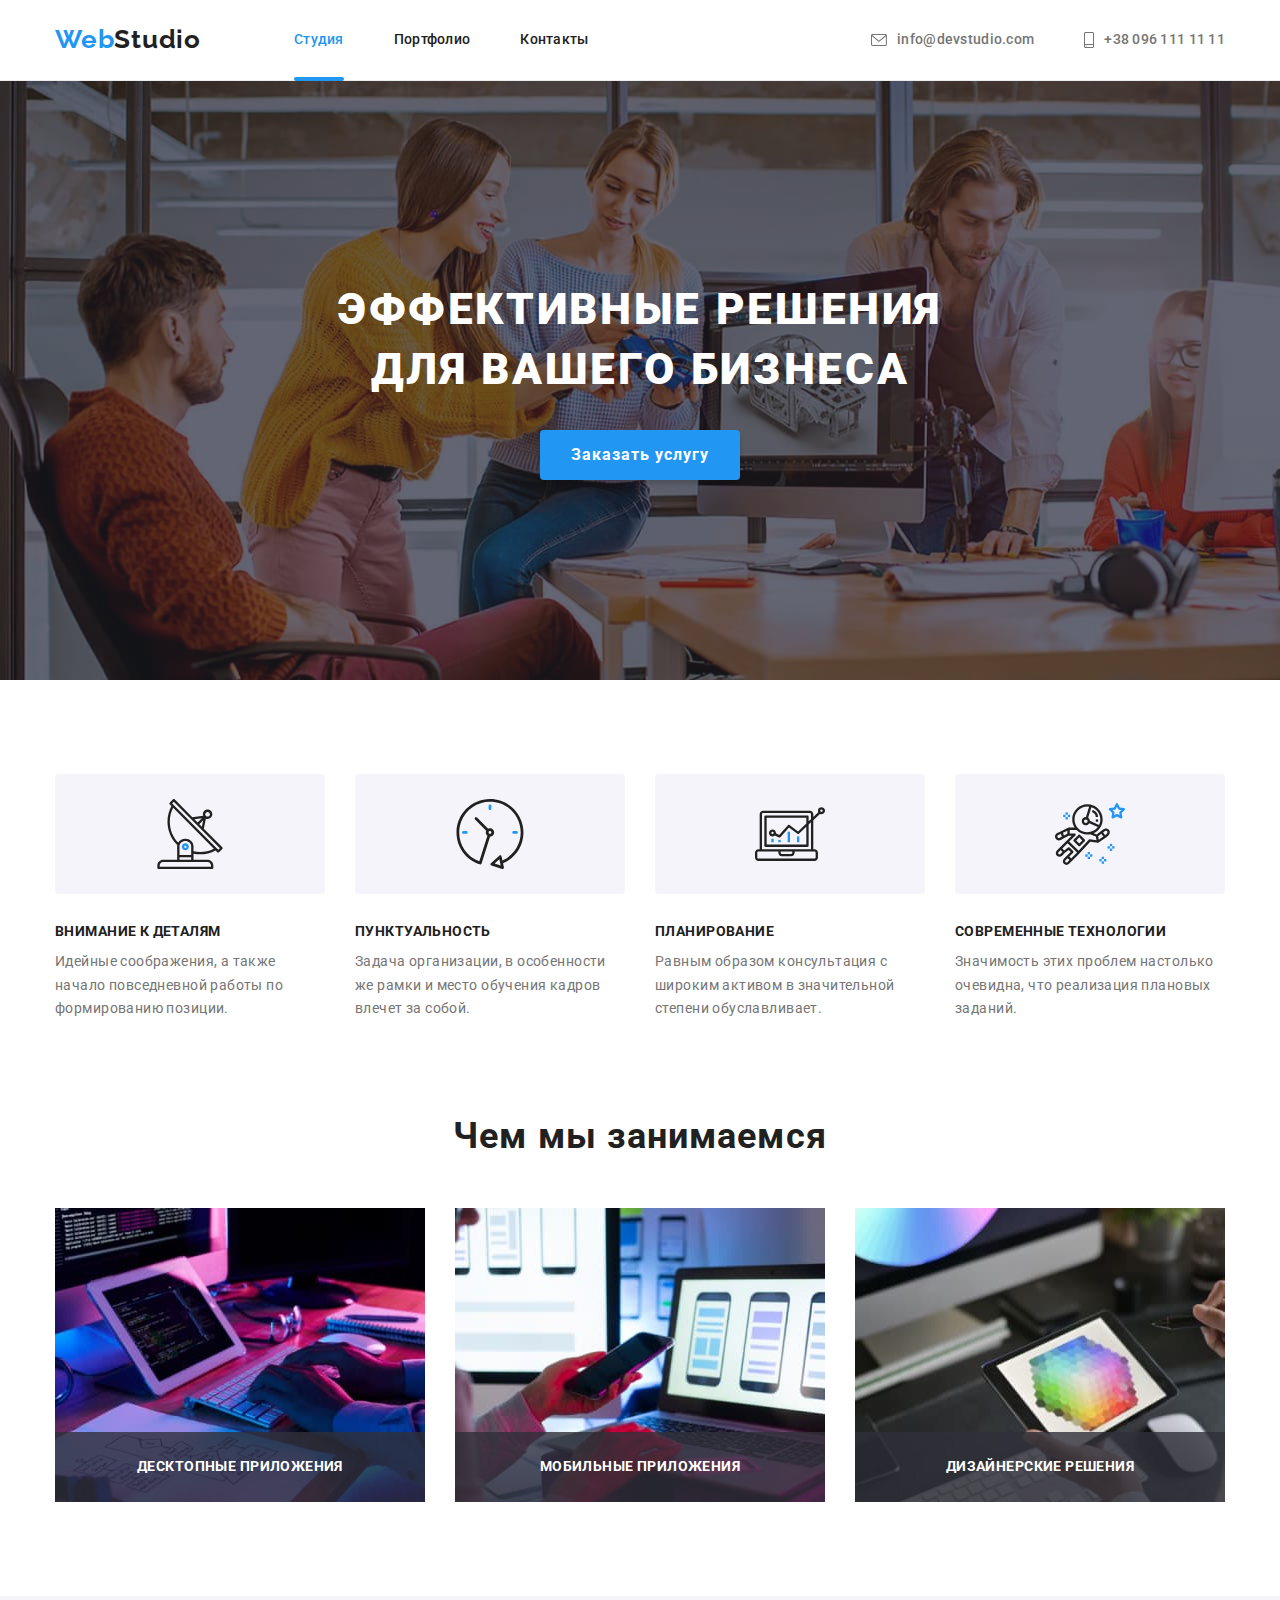
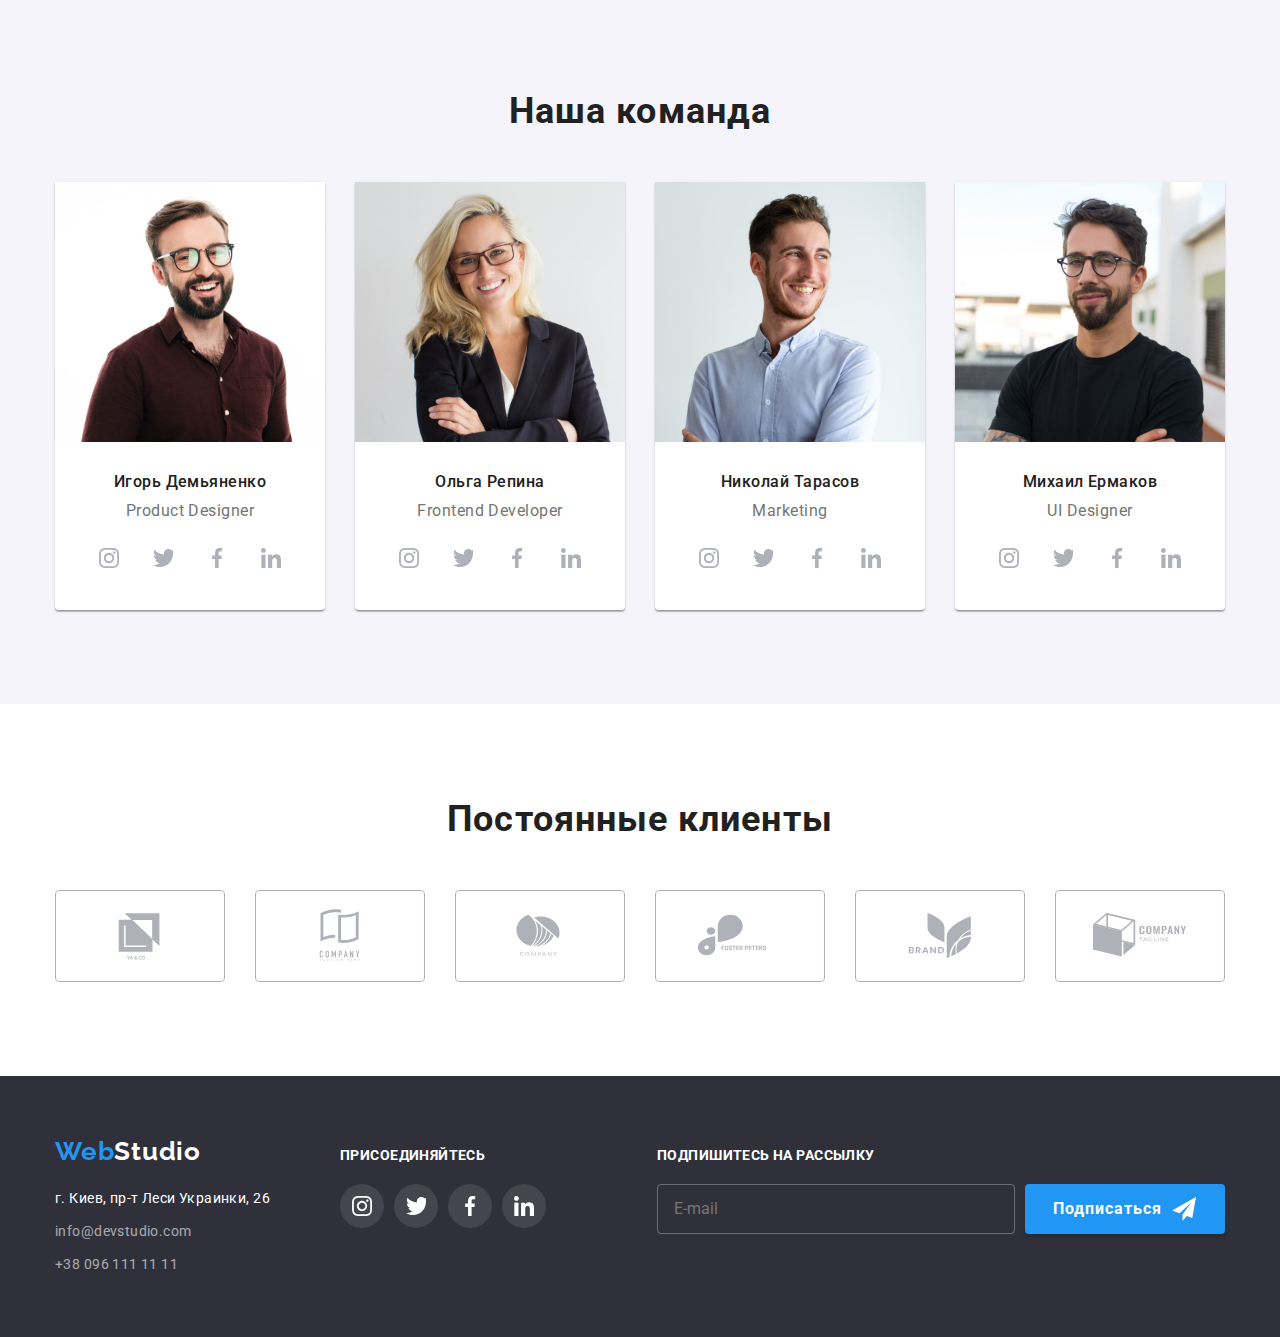
<file: index.html>
<!DOCTYPE html>
<html lang="ru">
<head>
    <meta charset="UTF-8">
    <meta http-equiv="X-UA-Compatible" content="IE=edge">
    <meta name="viewport" content="width=device-width, initial-scale=1.0">
    <title>Студия</title>
    <link href="https://fonts.googleapis.com/css2?family=Oleo+Script&family=Raleway:wght@700&family=Roboto:wght@400;500;700;900&display=swap"
        rel="stylesheet">
    <link rel="stylesheet" href="https://cdnjs.cloudflare.com/ajax/libs/modern-normalize/1.1.0/modern-normalize.min.css">
    <link rel="stylesheet" href="./css/styles.css">
</head>

<body>
    
    <header class="header">
        <div class="container">
            <a href="/" class="header-logo link">
                Web<span class="accent">Studio</span>
            </a>
            <nav class="header-nav">
                <ul class="header-list list">
                    <li class="header-item"><a href="/" class="header-link link current">Студия</a></li>
                    <li class="header-item"><a href="./portfolio.html" class="header-link link">Портфолио</a></li>
                    <li class="header-item"><a href="" class="header-link link">Контакты</a></li>
                </ul>
            </nav>
            <div class="header-connect">
                <ul class="header-list list">
                    <li class="header-item">
                        <a href="mailto:info@devstudio.com" class="header-connect-link link">
                            <svg class="header-icon" width="16" height="12">
                                <use href="./images/symbol-defs.svg#icon-envelope-hover"></use>
                            </svg>info@devstudio.com
                    </a></li>
                    <li class="header-item">
                        <a href="tel:+380961111111" class="header-connect-link link">
                        <svg class="header-icon" width="10" height="16">
                            <use href="./images/symbol-defs.svg#icon-smartphone"></use>
                        </svg>+38 096 111 11 11</a>
                    </li>
                </ul>
            </div>
        </div>
    </header>
      
    <main>
        <section class="hero">
            <h1 class="hero-title">Эффективные решения для вашего бизнеса</h1>
            <button type="button" class="hero-button main-button" data-modal-open>Заказать услугу</button>
        </section>

        <section class="features section">
            <h2 class="visually-hidden">Особенности</h2>
            <div class="container">
                <ul class="features-list list">
                    <li class="features-item">
                        <div class="features-box">
                            <svg class="features-icon">
                                <use href="./images/symbol-defs.svg#icon-antenna-1"></use>
                            </svg>
                        </div>
                        <h3 class="features-title">Внимание к деталям</h3>
                        <p class="features-text">Идейные соображения, а также начало повседневной работы по формированию позиции.</p>
                    </li>
                    <li class="features-item">
                        <div class="features-box">
                            <svg class="features-icon">
                                <use href="./images/symbol-defs.svg#icon-clock-1"></use>
                            </svg>
                        </div>
                        <h3 class="features-title">Пунктуальность</h3>
                        <p class="features-text">Задача организации, в особенности же рамки и место обучения кадров влечет за собой.</p>
                    </li>
                    <li class="features-item">
                        <div class="features-box">
                            <svg class="features-icon">
                                <use href="./images/symbol-defs.svg#icon-diagram-1"></use>
                            </svg>
                        </div>
                        <h3 class="features-title">Планирование</h3>
                        <p class="features-text">Равным образом консультация с широким активом в значительной степени обуславливает.</p>
                    </li>
                    <li class="features-item">
                        <div class="features-box">
                            <svg class="features-icon">
                                <use href="./images/symbol-defs.svg#icon-astronaut-1"></use>
                            </svg>
                        </div>
                        <h3 class="features-title">Современные технологии</h3>
                        <p class="features-text">Значимость этих проблем настолько очевидна, что реализация плановых заданий.</p>
                    </li>
                </ul>
            </div>
        </section>

        <section class="about section">
            <div class="container">
                <h2 class="about-top-title top-title">Чем мы занимаемся</h2>
                <ul class="about-list list">
                    <li class="about-item">
                        <a href="" class="about-link">
                            <img src="./images/about-img-1.jpg" alt="Десктопные приложения" width="370" height="294">
                        </a>
                        <h3 class="about-title">Десктопные приложения</h3>
                    </li>
                    <li class="about-item">
                        <a href="" class="works-link">
                            <img src="./images/about-img-2.jpg" alt="Мобильные приложения" width="370" height="294">
                        </a>
                        <h3 class="about-title">Мобильные приложения</h3>
                    </li>
                    <li class="about-item">
                        <a href="" class="works-link">
                            <img src="./images/about-img-3.jpg" alt="Дизайнерские решения" width="370" height="294">
                        </a>
                        <h3 class="about-title">Дизайнерские решения</h3>
                    </li>
                </ul>
            </div>
        </section>

        <section class="team section">
            <div class="container">
                <h2 class="team-top-title top-title">Наша команда</h2>
                <ul class="team-list list">
                    <li class="team-item">
                        <img src="./images/about-person-1.jpg" alt="Игорь Демьяненко" width="270" height="260" class="team-img">
                        <div class="team-info">
                            <h3 class="team-title">Игорь Демьяненко</h3>
                            <p class="team-text">Product Designer</p>
                            <ul class="team-soc-list list">
                                <li class="team-soc-item"><a href="" class="team-soc-link">
                                    <svg class="team-soc-icon" width="20" height="20">
                                        <use href="./images/symbol-defs.svg#icon-instagram-2"></use>
                                    </svg>
                                </a></li>
                                <li class="team-soc-item"><a href="" class="team-soc-link">
                                    <svg class="team-soc-icon" width="20" height="20">
                                        <use href="./images/symbol-defs.svg#icon-twitter"></use>
                                    </svg>
                                </a></li>
                                <li class="team-soc-item"><a href="" class="team-soc-link">
                                    <svg class="team-soc-icon" width="20" height="20">
                                        <use href="./images/symbol-defs.svg#icon-facebook-1"></use>
                                    </svg>
                                </a></li>
                                <li class="team-soc-item"><a href="" class="team-soc-link">
                                    <svg class="team-soc-icon" width="20" height="20">
                                        <use href="./images/symbol-defs.svg#icon-linkedin-1 "></use>
                                    </svg>
                                </a></li>
                            </ul>
                        </div>
                    </li>
                    <li class="team-item">
                        <img src="./images/about-person-2.jpg" alt="Ольга Репина" width="270" height="260" class="team-img">
                        <div class="team-info">
                            <h3 class="team-title">Ольга Репина</h3>
                            <p class="team-text">Frontend Developer</p>
                            <ul class="team-soc-list list">
                                <li class="team-soc-item"><a href="" class="team-soc-link">
                                        <svg class="team-soc-icon" width="20" height="20">
                                            <use href="./images/symbol-defs.svg#icon-instagram-2"></use>
                                        </svg>
                                    </a></li>
                                <li class="team-soc-item"><a href="" class="team-soc-link">
                                        <svg class="team-soc-icon" width="20" height="20">
                                            <use href="./images/symbol-defs.svg#icon-twitter"></use>
                                        </svg>
                                    </a></li>
                                <li class="team-soc-item"><a href="" class="team-soc-link">
                                        <svg class="team-soc-icon" width="20" height="20">
                                            <use href="./images/symbol-defs.svg#icon-facebook-1"></use>
                                        </svg>
                                    </a></li>
                                <li class="team-soc-item"><a href="" class="team-soc-link">
                                        <svg class="team-soc-icon" width="20" height="20">
                                            <use href="./images/symbol-defs.svg#icon-linkedin-1 "></use>
                                        </svg>
                                    </a></li>
                            </ul>
                        </div>
                    </li>
                    <li class="team-item">
                        <img src="./images/about-person-3.jpg" alt="Николай Тарасов" width="270" height="260" class="team-img">
                        <div class="team-info">
                            <h3 class="team-title">Николай Тарасов</h3>
                            <p class="team-text">Marketing</p>
                            <ul class="team-soc-list list">
                                <li class="team-soc-item"><a href="" class="team-soc-link">
                                        <svg class="team-soc-icon" width="20" height="20">
                                            <use href="./images/symbol-defs.svg#icon-instagram-2"></use>
                                        </svg>
                                    </a></li>
                                <li class="team-soc-item"><a href="" class="team-soc-link">
                                        <svg class="team-soc-icon" width="20" height="20">
                                            <use href="./images/symbol-defs.svg#icon-twitter"></use>
                                        </svg>
                                    </a></li>
                                <li class="team-soc-item"><a href="" class="team-soc-link">
                                        <svg class="team-soc-icon" width="20" height="20">
                                            <use href="./images/symbol-defs.svg#icon-facebook-1"></use>
                                        </svg>
                                    </a></li>
                                <li class="team-soc-item"><a href="" class="team-soc-link">
                                        <svg class="team-soc-icon" width="20" height="20">
                                            <use href="./images/symbol-defs.svg#icon-linkedin-1 "></use>
                                        </svg>
                                    </a></li>
                            </ul>
                        </div>
                    </li>
                    <li class="team-item">
                        <img src="./images/about-person-4.jpg" alt="Михаил Ермаков" width="270" height="260" class="team-img">
                        <div class="team-info">
                            <h3 class="team-title">Михаил Ермаков</h3>
                            <p class="team-text">UI Designer</p>
                            <ul class="team-soc-list list">
                                <li class="team-soc-item"><a href="" class="team-soc-link">
                                        <svg class="team-soc-icon" width="20" height="20">
                                            <use href="./images/symbol-defs.svg#icon-instagram-2"></use>
                                        </svg>
                                    </a></li>
                                <li class="team-soc-item"><a href="" class="team-soc-link">
                                        <svg class="team-soc-icon" width="20" height="20">
                                            <use href="./images/symbol-defs.svg#icon-twitter"></use>
                                        </svg>
                                    </a></li>
                                <li class="team-soc-item"><a href="" class="team-soc-link">
                                        <svg class="team-soc-icon" width="20" height="20">
                                            <use href="./images/symbol-defs.svg#icon-facebook-1"></use>
                                        </svg>
                                    </a></li>
                                <li class="team-soc-item"><a href="" class="team-soc-link">
                                        <svg class="team-soc-icon" width="20" height="20">
                                            <use href="./images/symbol-defs.svg#icon-linkedin-1 "></use>
                                        </svg>
                                    </a></li>
                            </ul>
                        </div>
                    </li>
                </ul>
            </div>
        </section>

        <section class="clients section">
            <div class="container">
                <h2 class="clients-top-title top-title">Постоянные клиенты</h2>
                <ul class="clients-list list">
                    <li class="clients-item"><a href="" class="clients-link">
                        <svg class="clients-icon">
                            <use href="./images/symbol-defs.svg#icon-Logo"></use>
                        </svg>
                    </a></li>
                    <li class="clients-item"><a href="" class="clients-link">
                        <svg class="clients-icon">
                            <use href="./images/symbol-defs.svg#icon-Logo-1"></use>
                        </svg>
                    </a></li>
                    <li class="clients-item"><a href="" class="clients-link">
                        <svg class="clients-icon">
                            <use href="./images/symbol-defs.svg#icon-Logo-2"></use>
                        </svg>
                    </a></li>
                    <li class="clients-item"><a href="" class="clients-link">
                        <svg class="clients-icon">
                            <use href="./images/symbol-defs.svg#icon-Logo-3"></use>
                        </svg>
                    </a></li>
                    <li class="clients-item"><a href="" class="clients-link">
                        <svg class="clients-icon">
                            <use href="./images/symbol-defs.svg#icon-Logo-4"></use>
                        </svg>
                    </a></li>
                    <li class="clients-item"><a href="" class="clients-link">
                        <svg class="clients-icon">
                            <use href="./images/symbol-defs.svg#icon-Logo-5"></use>
                        </svg>
                    </a></li>
                </ul>
            </div>
        </section>

    </main>

    <footer class="footer">
        <div class="container">
            <div class="footer-connect">
                <a href="/" class="footer-logo link">
                    Web<span class="accent">Studio</span>
                </a>
                <address class="footer-address">
                    <ul class="footer-list list">
                        <li class="footer-item"><a href="" class="footer-state-link link">г. Киев, пр-т Леси Украинки, 26</a></li>
                        <li class="footer-item"><a href="" class="footer-mail-link link">info@devstudio.com</a></li>
                        <li class="footer-item"><a href="tel:+380961111111" class="footer-tel-link link">+38 096 111 11 11</a></li>
                    </ul>
                </address>
            </div>
            
            <div class="footer-soc">
                <p class="footer-text">присоединяйтесь</p>
                <ul class="footer-soc-list list">
                    <li class="footer-soc-item"><a href="" class="footer-soc-link">
                        <svg class="footer-soc-icon" width="20" height="20">
                            <use href="./images/symbol-defs.svg#icon-instagram-2"></use>
                        </svg>
                    </a></li>
                    <li class="footer-soc-item"><a href="" class="footer-soc-link">
                        <svg class="footer-soc-icon" width="20" height="20">
                            <use href="./images/symbol-defs.svg#icon-twitter"></use>
                        </svg>
                    </a></li>
                    <li class="footer-soc-item"><a href="" class="footer-soc-link">
                        <svg class="footer-soc-icon" width="20" height="20">
                            <use href="./images/symbol-defs.svg#icon-facebook-1"></use>
                        </svg>
                    </a></li>
                    <li class="footer-soc-item"><a href="" class="footer-soc-link">
                        <svg class="footer-soc-icon" width="20" height="20">
                            <use href="./images/symbol-defs.svg#icon-linkedin-1 "></use>
                        </svg>
                    </a></li>
                </ul>
            </div>

            <form class="footer-form">
                <div class="footer-form-field">
                    <label for="user-email" class="footer-label footer-text">Подпишитесь на рассылку</label>
                    <input 
                        type="email" 
                        id="user-email" 
                        name="email" 
                        class="footer-input" 
                        placeholder="E-mail" 
                        required>
                </div>
                <button type="submit" class="footer-button main-button">Подписаться
                    <svg class="footer-send-icon" width="24" height="24">
                        <use href="./images/symbol-defs.svg#icon-send"></use>
                    </svg>
                </button>
            </form>
        </div>
    </footer>

    <div class="backdrop is-hidden" data-modal>
        <div class="modal">
            <button type="button" class="modal-close-button" data-modal-close>
                <svg class="modal-close-icon" width="11" height="11">
                    <use href="./images/symbol-defs.svg#icon-close"></use>
                </svg>
            </button>

            <p class="modal-title">Оставьте свои данные, мы вам перезвоним</p>
            <form class="modal-form">
                <div class="modal-field">
                    <label for="name" class="modal-label">Имя</label>
                    <div class="modal-input-wrap">
                        <input 
                            type="text" 
                            class="modal-input" 
                            name="name" 
                            id="name"
                            required>
                        <svg class="input-icon" width="18" height="18">
                            <use href="./images/symbol-defs.svg#icon-person"></use>
                        </svg>
                    </div>
                </div>
                <div class="modal-field">
                    <label for="tel" class="modal-label">Телефон</label>
                    <div class="modal-input-wrap">
                        <input 
                            type="tel" 
                            class="modal-input" 
                            name="tel" 
                            id="tel"
                            required>
                        <svg class="input-icon" width="18" height="18">
                            <use href="./images/symbol-defs.svg#icon-phone"></use>
                        </svg>
                    </div>
                </div>
                <div class="modal-field">
                    <label for="email" class="modal-label">Почта</label>
                    <div class="modal-input-wrap">
                        <input 
                            type="email" 
                            class="modal-input" 
                            name="email" 
                            id="email" 
                            required>
                        <svg class="input-icon" width="18" height="18">
                            <use href="./images/symbol-defs.svg#icon-email"></use>
                        </svg>
                    </div>
                </div>
                <label for="user-text" class="modal-label">Комментарий</label>
                    <textarea 
                        name="user-text" 
                        id="user-text" 
                        class="user-text" 
                        placeholder="Введите текст"></textarea>
                
                <div class="modal-field">
                    <input 
                        type="checkbox" 
                        class="input-check visually-hidden" 
                        name="policy" 
                        id="check-text" 
                        value="policy"
                        required
                        >
                    <label for="check-text" class="label-check">Соглашаюсь с рассылкой и принимаю&nbsp;
                        <a href="" class="check-accent link">Условия договора</a></label>
                </div>


                <button type="submit" class="modal-button main-button">Отправить</button>
            </form>
        </div>
    </div>
    <script src="./js/modal.js"></script>
</body>
</html>
</file>
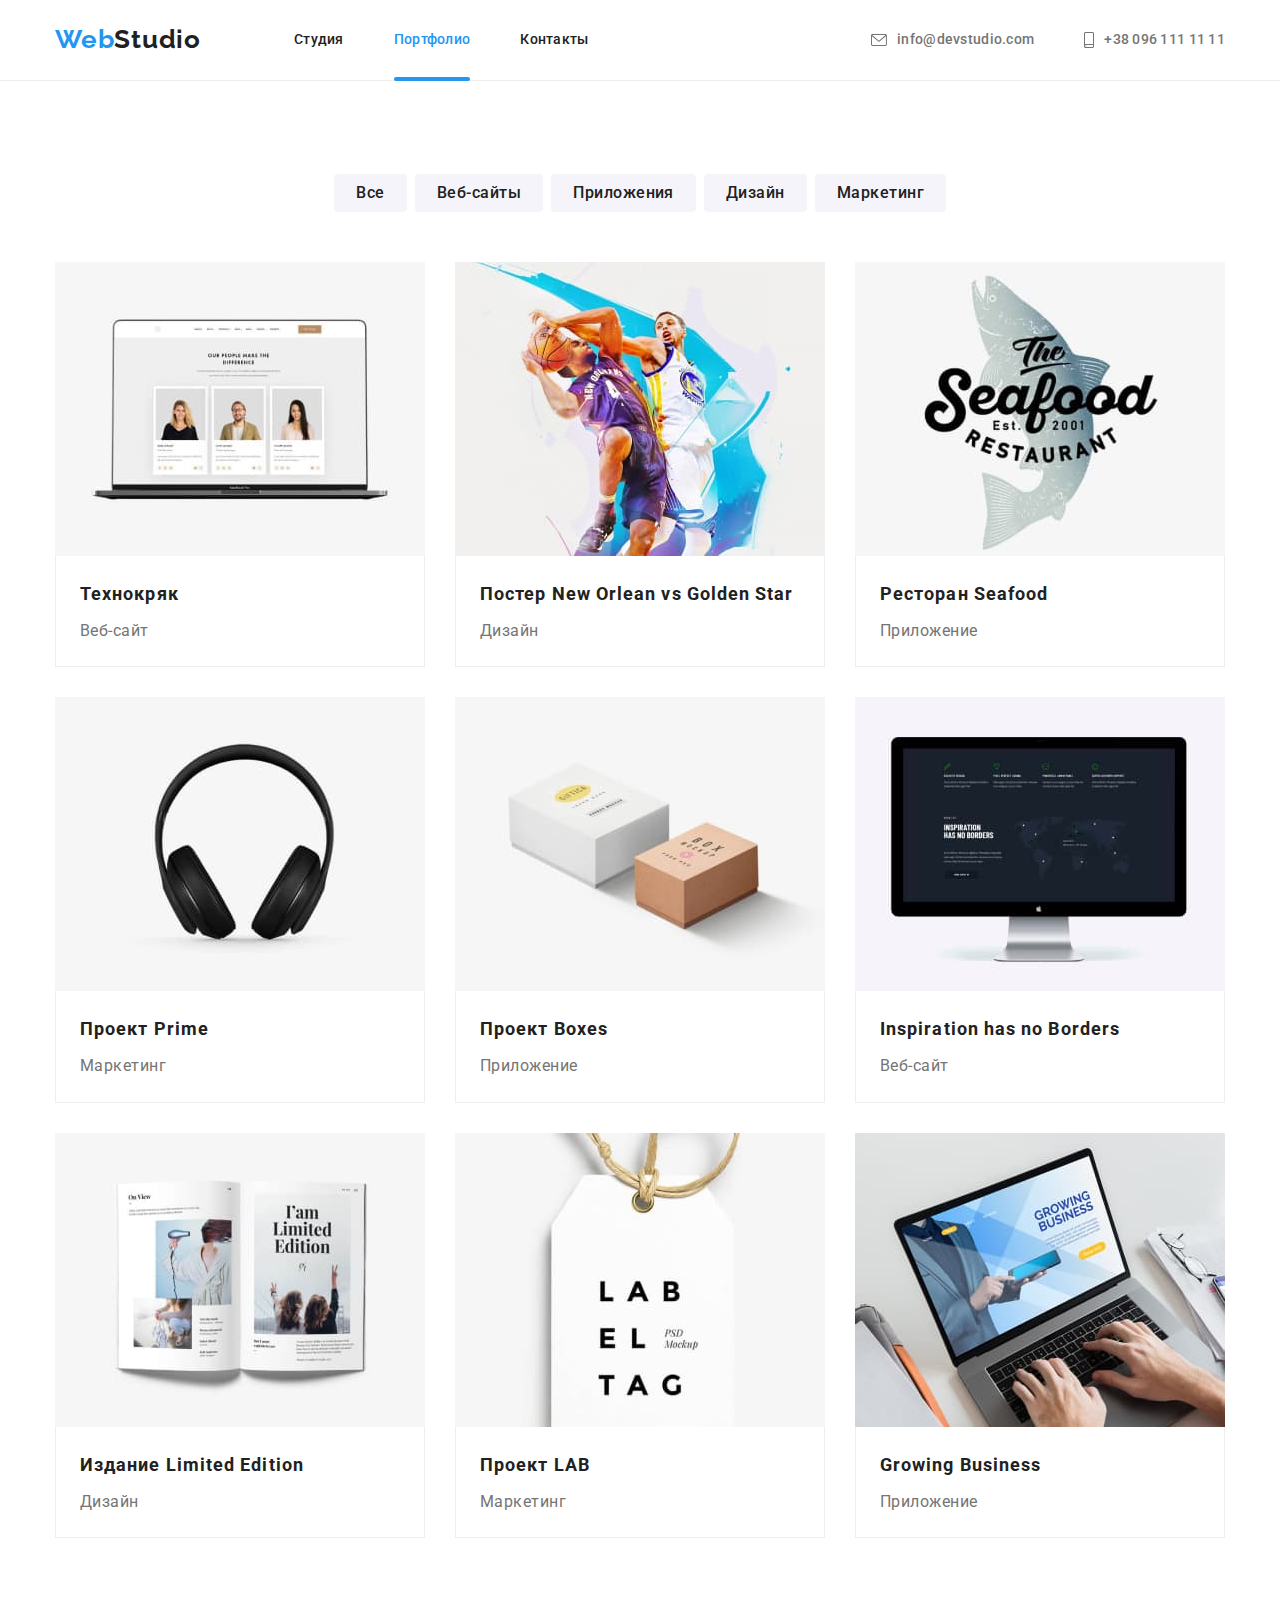
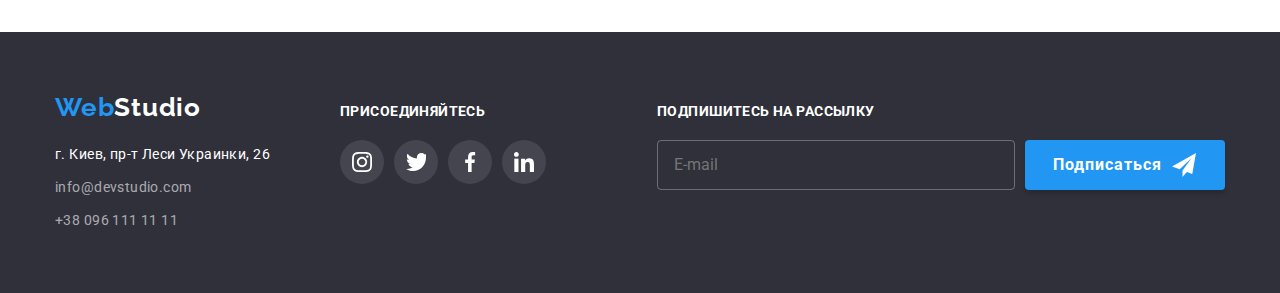
<file: portfolio.html>
<!DOCTYPE html>
<html lang="ru">

<head>
    <meta charset="UTF-8">
    <meta http-equiv="X-UA-Compatible" content="IE=edge">
    <meta name="viewport" content="width=device-width, initial-scale=1.0">
    <title>Портфолио</title>
    <link href="https://fonts.googleapis.com/css2?family=Raleway:wght@700&family=Roboto:wght@400;500;700;900&display=swap"
        rel="stylesheet">
    <link rel="stylesheet" href="https://cdnjs.cloudflare.com/ajax/libs/modern-normalize/1.1.0/modern-normalize.min.css">
    <link rel="stylesheet" href="./css/styles.css">
</head>

<body>

    <header class="header">
        <div class="container">
            <a href="/" class="header-logo link">
                Web<span class="accent">Studio</span>
            </a>
            <nav class="header-nav">
                <ul class="header-list list">
                    <li class="header-item"><a href="./index.html" class="header-link link">Студия</a></li>
                    <li class="header-item"><a href="" class="header-link link current">Портфолио</a></li>
                    <li class="header-item"><a href="" class="header-link link">Контакты</a></li>
                </ul>
            </nav>
            <div class="header-connect">
                <ul class="header-list list">
                    <li class="header-item">
                        <a href="mailto:info@devstudio.com" class="header-connect-link link">
                            <svg class="header-icon" width="16" height="12">
                                <use href="./images/symbol-defs.svg#icon-envelope-hover"></use>
                            </svg>info@devstudio.com
                        </a>
                    </li>
                    <li class="header-item">
                        <a href="tel:+380961111111" class="header-connect-link link">
                            <svg class="header-icon" width="10" height="16">
                                <use href="./images/symbol-defs.svg#icon-smartphone"></use>
                            </svg>+38 096 111 11 11</a>
                    </li>
                </ul>
            </div>
        </div>
    </header>
    
    <main>
        
        <section class="works section">
            <h1 class="visually-hidden">Портфолио</h1>
            <div class="container">
                <ul class="works-filter-list list">
                    <li class="works-filter-item"><button type="button" class="works-button current">Все</button></li>
                    <li class="works-filter-item"><button type="button" class="works-button">Веб-сайты</button></li>
                    <li class="works-filter-item"><button type="button" class="works-button">Приложения</button></li>
                    <li class="works-filter-item"><button type="button" class="works-button">Дизайн</button></li>
                    <li class="works-filter-item"><button type="button" class="works-button">Маркетинг</button></li>
                </ul>
               
                <ul class="works-list list">
                    <li class="works-item">
                        <a href="" class="link">
                            <div class="works-cover">
                                <img src="./images/work-1.jpg" alt="Технокряк" width="370" height="294">
                                <p class="works-cover-text">Ресурс предлагает комплексные предложения с разным уровнем функционала и сервисов. Все это позволит посетителю
                                    получить
                                    исчерпывающие сведения о компании или частном лице.
                                </p>
                            </div>
                            <div class="works-info">
                                <h2 class="works-title">Технокряк</h2>
                                <p class="works-text">Веб-сайт</p>
                            </div>
                        </a>
                    </li>
                    <li class="works-item">
                        <a href="" class="link">
                            <div class="works-cover">
                                <img src="./images/work-2.jpg" alt="Постер New Orlean vs Golden Star" width="370" height="294">
                                <p class="works-cover-text">Ресурс предлагает комплексные предложения с разным уровнем функционала и сервисов. Все это
                                    позволит посетителю
                                    получить
                                    исчерпывающие сведения о компании или частном лице.
                                </p>
                            </div>
                            <div class="works-info">
                                <h2 class="works-title">Постер <span lang="en">New Orlean vs Golden Star</span></h2>
                                <p class="works-text">Дизайн</p>
                            </div>
                        </a>
                    </li>
                    <li class="works-item">
                        <a href="" class="link">
                            <div class="works-cover">
                                <img src="./images/work-3.jpg" alt="Ресторан Seafood" width="370" height="294">
                                <p class="works-cover-text">Ресурс предлагает комплексные предложения с разным уровнем функционала и сервисов. Все это
                                    позволит посетителю
                                    получить
                                    исчерпывающие сведения о компании или частном лице.
                                </p>
                            </div>
                            <div class="works-info">
                                <h2 class="works-title">Ресторан <span lang="en">Seafood</span></h2>
                                <p class="works-text">Приложение</p>
                            </div>
                        </a>
                    </li>
                    <li class="works-item">
                        <a href="" class="link">
                            <div class="works-cover">
                                <img src="./images/work-4.jpg" alt="Проект Prime" width="370" height="294">
                                <p class="works-cover-text">Ресурс предлагает комплексные предложения с разным уровнем функционала и сервисов. Все это
                                    позволит посетителю
                                    получить
                                    исчерпывающие сведения о компании или частном лице.
                                </p>
                            </div>
                            <div class="works-info">
                                <h2 class="works-title">Проект <span lang="en">Prime</span></h2>
                                <p class="works-text">Маркетинг</p>
                            </div>
                        </a>
                    </li>
                    <li class="works-item">
                        <a href="" class="link">
                            <div class="works-cover">
                                <img src="./images/work-5.jpg" alt="Проект Boxes" width="370" height="294">
                                <p class="works-cover-text">Ресурс предлагает комплексные предложения с разным уровнем функционала и сервисов. Все это
                                    позволит посетителю
                                    получить
                                    исчерпывающие сведения о компании или частном лице.
                                </p>
                            </div>
                            <div class="works-info">
                                <h2 class="works-title">Проект <span lang="en">Boxes</span></h2>
                                <p class="works-text">Приложение</p>
                            </div>
                        </a>
                    </li>
                    <li class="works-item">
                        <a href="" class="link">
                            <div class="works-cover">
                                <img src="./images/work-6.jpg" alt="Inspiration has no Borders" width="370" height="294">
                                <p class="works-cover-text">Ресурс предлагает комплексные предложения с разным уровнем функционала и сервисов. Все это
                                    позволит посетителю
                                    получить
                                    исчерпывающие сведения о компании или частном лице.
                                </p>
                            </div>
                            <div class="works-info">
                                <h2 class="works-title"><span lang="en">Inspiration has no Borders</span></h2>
                                <p class="works-text">Веб-сайт</p>
                            </div>
                        </a>
                    </li>
                    <li class="works-item">
                        <a href="" class="link">
                            <div class="works-cover">
                                <img src="./images/work-7.jpg" alt="Издание Limited Edition" width="370" height="294">
                                <p class="works-cover-text">Ресурс предлагает комплексные предложения с разным уровнем функционала и сервисов. Все это
                                    позволит посетителю
                                    получить
                                    исчерпывающие сведения о компании или частном лице.
                                </p>
                            </div>
                            <div class="works-info">
                                <h2 class="works-title">Издание <span lang="en">Limited Edition</span></h2>
                                <p class="works-text">Дизайн</p>
                            </div>
                        </a>
                    </li>
                    <li class="works-item">
                        <a href="" class="link">
                           <div class="works-cover">
                                <img src="./images/work-8.jpg" alt="Проект LAB" width="370" height="294">
                                <p class="works-cover-text">Ресурс предлагает комплексные предложения с разным уровнем функционала и сервисов. Все это
                                    позволит посетителю
                                    получить
                                    исчерпывающие сведения о компании или частном лице.
                                </p>
                           </div>
                            <div class="works-info">
                                <h2 class="works-title">Проект <span lang="en">LAB</span></h2>
                                <p class="works-text">Маркетинг</p>
                            </div>
                        </a>
                    </li>
                    <li class="works-item">
                        <a href="" class="link">
                            <div class="works-cover">
                                <img src="./images/work-9.jpg" alt="Growing Business" width="370" height="294">
                                <p class="works-cover-text">Ресурс предлагает комплексные предложения с разным уровнем функционала и сервисов. Все это
                                    позволит посетителю
                                    получить
                                    исчерпывающие сведения о компании или частном лице.
                                </p>
                            </div>
                            <div class="works-info">
                                <h2 class="works-title"><span lang="en">Growing Business</span></h2>
                                <p class="works-text">Приложение</p>
                            </div>
                        </a>
                    </li>
                </ul>
            </div>

        </section>
    
    </main>

    <footer class="footer">
        <div class="container">
            <div class="footer-connect">
                <a href="/" class="footer-logo link">
                    Web<span class="accent">Studio</span>
                </a>
                <address class="footer-address">
                    <ul class="footer-list list">
                        <li class="footer-item"><a href="" class="footer-state-link link">г. Киев, пр-т Леси Украинки,
                                26</a></li>
                        <li class="footer-item"><a href="" class="footer-mail-link link">info@devstudio.com</a></li>
                        <li class="footer-item"><a href="tel:+380961111111" class="footer-tel-link link">+38 096 111 11
                                11</a></li>
                    </ul>
                </address>
            </div>
    
            <div class="footer-soc">
                <p class="footer-text">присоединяйтесь</p>
                <ul class="footer-soc-list list">
                    <li class="footer-soc-item"><a href="" class="footer-soc-link">
                            <svg class="footer-soc-icon" width="20" height="20">
                                <use href="./images/symbol-defs.svg#icon-instagram-2"></use>
                            </svg>
                        </a></li>
                    <li class="footer-soc-item"><a href="" class="footer-soc-link">
                            <svg class="footer-soc-icon" width="20" height="20">
                                <use href="./images/symbol-defs.svg#icon-twitter"></use>
                            </svg>
                        </a></li>
                    <li class="footer-soc-item"><a href="" class="footer-soc-link">
                            <svg class="footer-soc-icon" width="20" height="20">
                                <use href="./images/symbol-defs.svg#icon-facebook-1"></use>
                            </svg>
                        </a></li>
                    <li class="footer-soc-item"><a href="" class="footer-soc-link">
                            <svg class="footer-soc-icon" width="20" height="20">
                                <use href="./images/symbol-defs.svg#icon-linkedin-1 "></use>
                            </svg>
                        </a></li>
                </ul>
            </div>
    
            <form class="footer-form">
                <div class="footer-form-field">
                    <label for="user-email" class="footer-label footer-text">Подпишитесь на рассылку</label>
                    <input type="email" id="user-email" name="email" class="footer-input" placeholder="E-mail" required>
                </div>
                <button type="submit" class="footer-button main-button">Подписаться
                    <svg class="footer-send-icon" width="24" height="24">
                        <use href="./images/symbol-defs.svg#icon-send"></use>
                    </svg>
                </button>
            </form>
        </div>
    </footer>

</body>

</html>
</file>
<file: css/styles.css>
html {
    box-sizing: border-box;
}

*,
*::before,
*::after {
    box-sizing: inherit;
}

:root {
 --header-main-color: #212121;
 --header-secondary-color: #757575;
 
 --main-text-color: #757575;
 --title-text-color: #212121;
 --accent-color: #2196F3;
 --main-background-color: #ffffff;
 --secondary-background-color: #F5F4FA;
 --second-button-color: #212121;
 --main-button-color: #ffffff;

 --icon-main-color: #AFB1B8;

 --footer-background-color: #2F303A;
 --main-footer-color: #ffffff;
 --secondary-footer-color: rgba(255, 255, 255, 0.6);

 --modal-title-color: #212121;
 
 --timing-function: cubic-bezier(0.4, 0, 0.2, 1);
}

body {
    color: var(--main-text-color);
    background-color: var(--main-background-color);
    font-family: Roboto, sans-serif;
}

p, h1, h2, h3, h4, h5, h6 {
    margin: 0;
}
ul {
    padding-left: 0;
    margin: 0;
}

img {
    display: block;
    max-width: 100%;
    height: auto;
}

.link {
    text-decoration: none;
    transition: color 250ms var(--timing-function);
}

.header .link:hover,
.header .link:focus {
    color: var(--accent-color)
}

.list {
    list-style: none;
}

.container {
    width: 1200px;
    padding-left: 15px;
    padding-right: 15px;
    margin: 0 auto;
}
.section {
    padding-top: 94px;
    padding-bottom: 94px;
}
.visually-hidden {
    position: absolute;
    white-space: nowrap;
    width: 1px;
    height: 1px;
    overflow: hidden;
    border: 0;
    padding: 0;
    clip: rect(0 0 0 0);
    clip-path: inset(50%);
    margin: -1px;
}

.top-title {
    margin-bottom: 50px;

    color: var(--title-text-color);
    font-size: 36px;
    line-height: 1.17;
    text-align: center;
    letter-spacing: 0.03em;
}

/* --------HEADER-------- */

.header {
    position: fixed;
    width: 100%;
    top: 0;
    left: 0;

    border-bottom: 1px solid #ECECEC;
    background-color: #ffffff;
    z-index: 100;
}
.header .container {
    display: flex;
    align-items: center;
}

.header-logo {
    margin-right: 93px;

    color: var(--accent-color);
    font-family: Raleway, sans-serif;
    font-weight: 700;
    font-size: 26px;
    line-height: 1.2;
    letter-spacing: 0.03em;
}
.header-logo .accent {
    color: var(--header-main-color);
}
.header-item:not(:last-child) {
    margin-right: 50px;
}

.header-link {
    position: relative;
    display: block;
    box-sizing: border-box;
    padding-top: 32px;
    padding-bottom: 32px;

    color: var(--header-main-color);
    font-weight: 500;
    font-size: 14px;
    line-height: 1.14;
    letter-spacing: 0.02em;
}
/* .header-link:hover .header-icon,
.header-link:focus .header-icon {
    color: var(--accent-color)
} */
.header-link:hover,
.header-link:focus {
    color: var(--accent-color)
}
.header-link.current::after {
    display: block;
}
.header-link::after {
    position: absolute;
    bottom: -1px;
    content: '';
    display: none;
    height: 4px;
    width: 100%;
    background: var(--accent-color);
    border-radius: 2px;
}
.header-list {
    display: flex;
}

.header-list .link.current {
   color: var(--accent-color);
}
.current .header-link::after {
    display: block;
}

.header-connect {
    margin-left: auto;
}

.header-connect-link {
    display: flex;
    align-items: center;

    color: var(--header-secondary-color);
    font-weight: 500;
    font-size: 14px;
    line-height: 1.14;
    letter-spacing: 0.02em
}
.header-item {
    display: flex;
    align-items: center;
}
.header-icon {
    margin-right: 10px;
    /* fill: var(--header-secondary-color); */
    fill: currentColor;
}

main {
    padding-top: 80px;
}
/* ---------HERO--------- */

.hero {
    background-color: #C4C4C4;
    background-image: linear-gradient(
        rgba(47, 48, 58, 0.4),
        rgba(47, 48, 58, 0.4)
        ),
        url("../images/hero-bg-img.jpg");
    background-repeat: no-repeat;
    max-width: 1600px;
    margin: 0 auto;

    text-align: center;
    padding-top: 200px;
    padding-bottom: 200px;
}
.hero-title {
    margin-bottom: 30px;
    width: 696px;
    margin-left: auto;
    margin-right: auto;

    color: #ffffff;
    font-weight: 900;
    font-size: 44px;
    line-height: 1.36;
    letter-spacing: 0.06em;
    text-transform: uppercase;
}

.main-button {
    padding: 10px 28px;
    border: none;
    border-radius: 4px;
    min-width: 200px;
    height: 50px;
    
    color: var(--main-button-color);
    background-color: var(--accent-color);
    font-family: inherit;
    font-weight: 700;
    font-size: 16px;
    text-align: center;
    line-height: 1.88;
    letter-spacing: 0.06em;
    cursor: pointer;

    box-shadow: 0px 4px 4px rgba(0, 0, 0, 0.15);
    transition: background-color 250ms var(--timing-function);
}
.hero-button {
    display: inline-block;
}

.main-button:hover,
.main-button:focus {
    background-color: #188CE8;
}

/* ---------FEATURES-----------*/

.features {
    padding-bottom: 0;
}

.features-list {
    display: flex;
    margin-left: -30px;
}
.features-item {
    flex-basis: calc(100% / 4 - 30px);
    margin-left: 30px;
}
.features-item:not(:first-child) {
    margin-left: 30px;
}

.features-box {
    display: flex;
    align-items: center;
    justify-content: center;
    border-radius: 4px;
    margin-bottom: 30px;

    background-color: var(--secondary-background-color);
    width: 270px;
    height: 120px;
}
.features-icon {
    display: block;
    width: 70px;
    height: 70px; 
}

.features-title {
    margin-bottom: 10px;

    color: var(--title-text-color);
    font-size: 14px;
    line-height: 1.14;
    letter-spacing: 0.03em;
    text-transform: uppercase;
}
.features-text {
    font-size: 14px;
    line-height: 1.71;
    letter-spacing: 0.03em;
}

/* ----------ABOUT------------- */


.about-list {
    display: flex;
    margin-left: -30px;
}

.about-item {
    position: relative;

    flex-basis: calc(100% / 3 - 30px);
    margin-left: 30px;
    
}
.about-title {
    position: absolute;
    left: 0;
    bottom: 0;

    width: 100%;
    height: 70px;
    padding: 27px 0;

    color: #ffffff;
    background-color: rgba(47, 48, 58, 0.8);
    font-size: 14px;
    line-height: 1.14;
    text-align: center;
    letter-spacing: 0.03em;
    text-transform: uppercase;
    pointer-events: none;

}

/* ------------OUR-TEAM------------- */

.team {
    background-color: var(--secondary-background-color);
}

.team-list {
    display: flex;
    margin-left: -30px;
}
.team-item {
    flex-basis: calc(100% / 4 - 30px);
    margin-left: 30px;
    text-align: center;
    box-shadow: 0px 1px 3px rgba(0, 0, 0, 0.12),
    0px 1px 1px rgba(0, 0, 0, 0.14),
    0px 2px 1px rgba(0, 0, 0, 0.2);
}
.team-info {
    padding: 30px 0;
    background-color: #fff;
}
.team-item,
.team-info {
    border-radius: 0px 0px 4px 4px;
}
.team-title {
    margin-bottom: 10px;

    color: var(--title-text-color);
    font-weight: 500;
    font-size: 16px;
    line-height: 1.19;
    letter-spacing: 0.03em;
}

.team-text {
    font-size: 16px;
    line-height: 1.19;
    letter-spacing: 0.03em;
    margin-bottom: 16px;
}


.team-soc-list {
    display: flex;
    justify-content: center;
}

.team-soc-item + .team-soc-item {
    margin-left: 10px;
}
/* ------------------------------------------- */

.team-soc-link {
    display: flex;
    justify-content: center;
    align-items: center;
    
    background-color: #ffffff;
    width: 44px;
    height: 44px;
    border-radius: 50%;
    fill: var(--icon-main-color);

    transition: fill 250ms var(--timing-function), background-color 250ms var(--timing-function);
}

.team-soc-link:hover,
.team-soc-link:focus {
    background-color: var(--accent-color);
    fill: #ffffff;
}

/* -----------clients------------- */


.clients-list {
    display: flex;
    justify-content: center;
}

.clients-item + .clients-item {
    margin-left: 30px;
}

.clients-link {
    display: flex;
    justify-content: center;
    align-items: center;
    width: 170px;
    height: 92px;
    border-radius: 4px;
    border: 1px solid var(--icon-main-color);
    fill: var(--icon-main-color);
    cursor: pointer;

    transition: border 250ms var(--timing-function), fill 250ms var(--timing-function);
}

.clients-icon {
    width: 106px;
    height: 60px;
}
.clients-link:hover,
.clients-link:focus {
    border: 1px solid var(--accent-color);
    fill: var(--accent-color);
}

/* ------WORKS------- */

.works-filter-list {
    display: flex;
    justify-content: center;
    margin-bottom: 50px;
}
.works-filter-item:not(:last-child) {
    margin-right: 8px;
}

.works-button {
    display: inline-block;
    padding: 6px 22px;
    border: none;
    border-radius: 4px;
    min-width: 73px;
   
    color: var(--second-button-color);
    background-color: var(--secondary-background-color);
    font-family: inherit;
    font-weight: 500;
    font-size: 16px;
    line-height: 1.62;
    text-align: center;
    letter-spacing: 0.03em;
    cursor: pointer;

    transition: color 250ms var(--timing-function), 
    box-shadow 250ms var(--timing-function), 
    background-color 250ms var(--timing-function);
}

.works-button:hover,
.works-button:focus {
    color: var(--main-button-color);
    background-color: var(--accent-color);
    box-shadow: 0px 3px 1px rgba(0, 0, 0, 0.1),
    0px 1px 2px rgba(0, 0, 0, 0.08),
    0px 2px 2px rgba(0, 0, 0, 0.12);
}
.portflio-filter .works-button.current {
    color: var(--main-button-color);
    background-color: var(--accent-color);
}

/* ---------------------------- */

.works-list {
    display: flex;
    flex-wrap: wrap; 
    margin-left: -30px;
}
.works-item {
    flex-basis: calc((100% - 90px) / 3);
    margin-left: 30px;
    margin-bottom: 30px;
    transition: box-shadow 250ms var(--timing-function);
}
.works-item:nth-last-child(-n + 3) {
    margin-bottom: 0;
}
.works-item:hover,
.works-item:focus {
    box-shadow: 0px 1px 1px rgba(0, 0, 0, 0.12),
        0px 4px 4px rgba(0, 0, 0, 0.06),
        1px 4px 6px rgba(0, 0, 0, 0.16);
}

.works-cover {
    position: relative;
    overflow: hidden;
}
.works-cover-text {
    position: absolute;
    top: 0;
    left: 0;
    height: 100%;
    transform: translateY(101%);
    transition: transform 250ms var(--timing-function);
    
    font-size: 18px;
    line-height: 1.56;
    padding: 63px 23px;
    letter-spacing: 0.03em;
    padding: 63px 23px;

    color: #ffffff;
    background-color: rgba(33, 150, 243, 0.9);
}
.works-item:hover .works-cover-text {
    transform: translateY(0px);
}

.works-info {
    padding: 20px 24px;
    border-bottom: 1px solid #EEEEEE;
    border-right: 1px solid #EEEEEE;
    border-left: 1px solid #EEEEEE;
    pointer-events: none;
}
.works-title {
    margin-bottom: 4px;

    color: var(--title-text-color);
    font-size: 18px;
    line-height: 2;
    letter-spacing: 0.06em;
}
.works-text {
    color: var(--main-text-color);
    font-size: 16px;
    line-height: 1.9;
    letter-spacing: 0.03em;
}


/* -----------FOOTER----------- */

.footer {
    background-color: var(--footer-background-color);
    padding-top: 60px;
    padding-bottom: 60px;
}
.footer .container {
    display: flex;
    align-items: baseline;
}
.footer-connect {
    margin-right: 70px;
    
}
.footer-logo {
    display: block;
    margin-bottom: 20px;

    color: var(--accent-color);
    font-family: Raleway, sans-serif;
    font-weight: 700;
    font-size: 26px;
    line-height: 1.2;
    letter-spacing: 0.03em;
}
.footer-logo .accent {
    color: #ffffff;
}
.footer-item:not(:last-child) {
    margin-bottom: 9px;
}
.footer-address .link {
    font-style: normal;
    font-size: 14px;
    line-height: 1.71;
    letter-spacing: 0.03em;
}

.footer-address .link:hover,
.footer-address .link:focus {
    color: var(--accent-color);
}

.footer-state-link {
    color: #ffffff;
}

.footer-mail-link,
.footer-tel-link {
    color: var(--secondary-footer-color);
}

.footer-text {
    margin-bottom: 20px;
    color: #FFFFFF;
    font-weight: 700;
    font-size: 14px;
    line-height: 1.14;
    letter-spacing: 0.03em;
    text-transform: uppercase;
}
/* --------------------- */
.footer-soc-list {
    display: flex;
    justify-content: center;
}
.footer-soc-item + .footer-soc-item {
    margin-left: 10px;
}
.footer-soc-link {
    background-color: rgba(255, 255, 255, 0.1);
    width: 44px;
    height: 44px;
    border-radius: 50%;
    display: flex;
    justify-content: center;
    align-items: center;
    fill: #ffffff;

    transition: fill 250ms var(--timing-function), background-color 250ms var(--timing-function);
}

.footer-soc-link:hover,
.footer-soc-link:focus {
    background-color: var(--accent-color);
    fill: #ffffff;
}
/* -------------------- */

.footer-form {
    display: flex;
    align-items: end;
    margin-left: auto;
}
.footer-form-field {
    width: 358px;
    height: 100%;
    margin-right: 10px;
}
.footer-label {
    display: block;
}
.footer-input {
    width: 100%;
    height: 50px;
    padding-left: 16px;

    color: rgba(255, 255, 255, 0.6);
    background-color: inherit;
    /* border-color: inherit; */
    border: 1px solid rgba(255, 255, 255, 0.3);
    border-radius: 4px;
}
.footer-button {
    position: relative;
    display: inline-flex;
    align-items: center;
}
.footer-send-icon {
    margin-left: 10px;
}

/* -------------------------Modal------------------------ */
.backdrop {
    position: fixed;
    top: 0;
    /* left: 0; */
    width: 100%;
    height: 100%;
    opacity: 1;
    visibility: visible;
    transition: opacity 250ms var(--timing-function), visibility 250ms var(--timing-function);

    background-color: rgba(0, 0, 0, 0.2);
}
.backdrop.is-hidden {
    opacity: 0;
    pointer-events: none;
    visibility: hidden;
}
.backdrop.is-hidden .modal {
    transform: translate(-50%, -50%) scale(0.8);
    opacity: 0.7;
}
.modal {
    position: fixed;
    top: 50%;
    left: 50%;

    transform: translate(-50%, -50%) scale(1);
    opacity: 1;

    width: 528px;
    min-height: 581px;
    padding: 40px;
    background-color: #ffffff;
    box-shadow: 0px 1px 3px rgba(0, 0, 0, 0.12),
    0px 1px 1px rgba(0, 0, 0, 0.14),
    0px 2px 1px rgba(0, 0, 0, 0.2);
    border-radius: 4px;
    transition: transform 250ms var(--timing-function), opacity 250ms var(--timing-function);
}
.modal-close-button {
    position: absolute;
    top: 8px;
    right: 8px;
    display: block;
    padding: 6px;
    width: 30px;
    height: 30px;

    border: 1px solid rgba(0, 0, 0, 0.1);
    background-color: transparent;
    border-radius: 50% ;
    cursor: pointer;
    fill: #000000;
    transition: fill 250ms var(--timing-function);
}

.modal-close-button:hover,
.modal-close-button:focus {
    fill: var(--accent-color);
}

.modal-title {
    font-weight: 700;
    font-size: 20px;
    line-height: 1.15;
    text-align: center;
    letter-spacing: 0.03em;
    color: var(--modal-title-color);
    margin-bottom: 30px;
}
/* -------------------------------- */

.modal-field {
    margin-bottom: 10px;
}

.modal-input-wrap {
    position: relative;
}
.modal-input {
    width: 100%;
    height: 40px;
    padding-left: 42px;
    
    border: 1px solid rgba(33, 33, 33, 0.2);
    border-radius: 4px;
    transition: border 250ms var(--timing-function);
}
.modal-input:focus {
    border: 1px solid var(--accent-color);
}

.input-icon {
    position: absolute;
    left: 15px;
    top: 50%;
    transform: translateY(-50%);

    fill: var(--modal-title-color);
    transition: fill 250ms var(--timing-function);

}
.modal-input:focus + .input-icon {
    fill: var(--accent-color);
}
.modal-label {
    display: block;
    margin-bottom: 4px;
    
    font-size: 12px;
    line-height: 1.17;
    letter-spacing: 0.01em;
}

.user-text {
    width: 100%;
    height: 120px;
    display: block;

    padding: 12px 16px;
    margin-bottom: 20px;

    border: 1px solid rgba(33, 33, 33, 0.2);
    border-radius: 4px;
    transition: border 250ms var(--timing-function);
    resize: none;
}
.user-text:focus {
    border: 1px solid var(--accent-color);
}
.user-text::placeholder {
    color: rgba(117, 117, 117, 0.5);
}
/* -------------------MODAL-CHECKBOX--------------- */

.label-check {
    display: flex;
    justify-content: center;
    align-items: center;
    
    font-size: 14px;
    line-height: 1.71;
    letter-spacing: 0.03em;
    margin-bottom: 30px;
    cursor: pointer;
}
.label-check::before {
    content: "";
    width: 16px;
    height: 15px;
    border: 2px solid var(--modal-title-color);
    border-radius: 2px;
    margin-right: 7px;
}
.input-check:focus + .label-check::before,
.input-check:checked + .label-check::before {
    background-color: var(--accent-color);
    border: none;
    background-image: url(../images/modal-check.svg);
    background-repeat: no-repeat;
    background-position: center;
}

.check-accent {
    position: relative;
    color: var(--accent-color);
    font-size: 14px;
    line-height: 1.71;
    letter-spacing: 0.03em;
}
.check-accent::after {
    position: absolute;
    content: "";
    left: 0;
    top: 18px; 
    
    width: 100%;
    height: 1px;
    background-color: var(--accent-color);
}
.modal-button {
    display: block;
    margin-left: auto;
    margin-right: auto;
}
</file>
